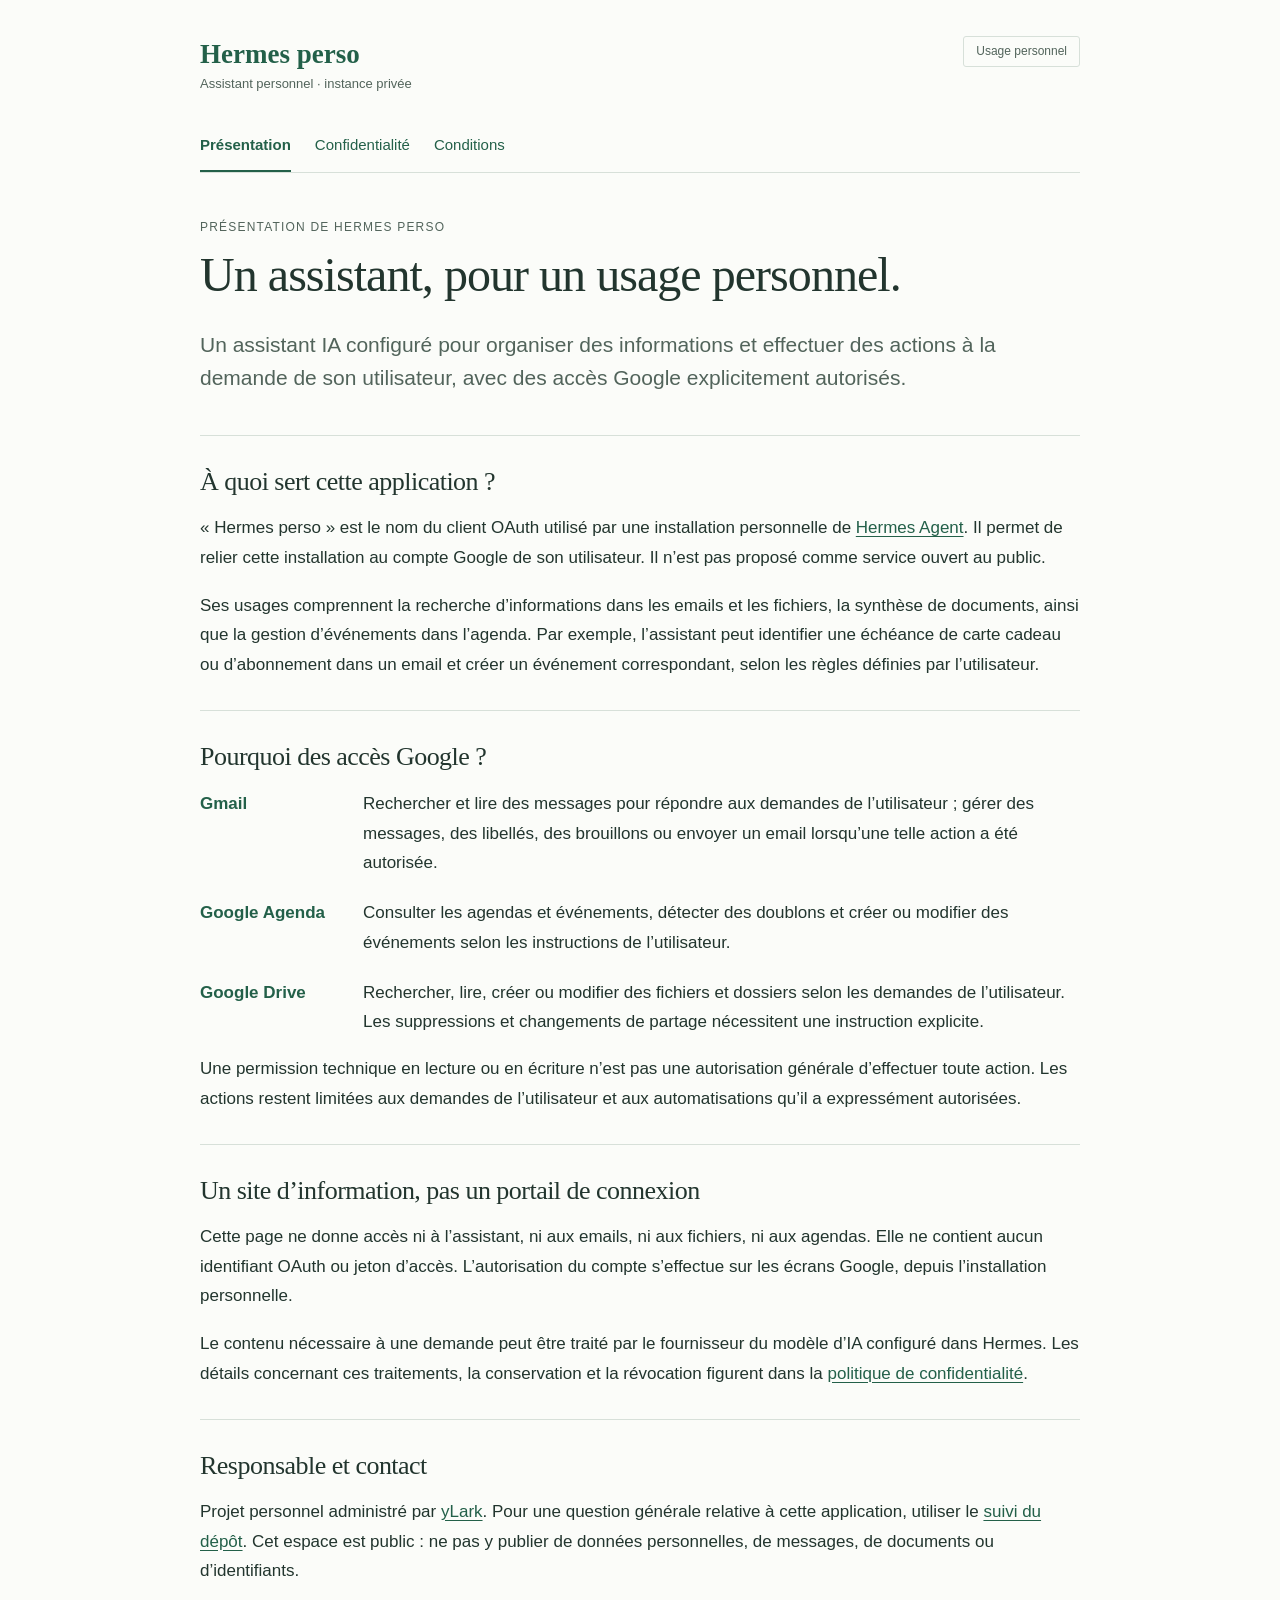
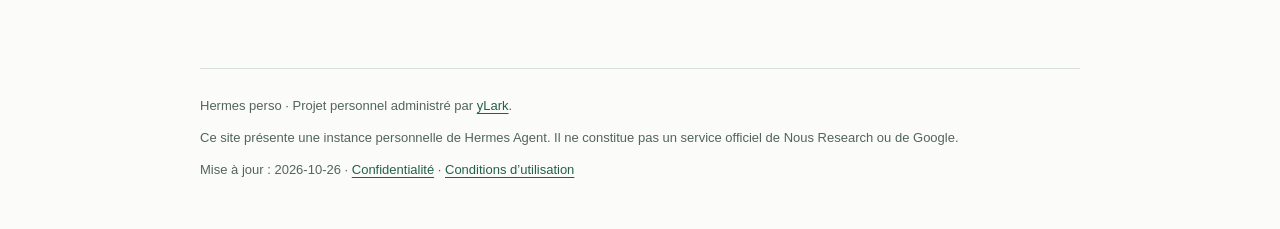
<file: index.html>
<!doctype html>
<html lang="fr">
<head>
<meta charset="utf-8">
<meta name="viewport" content="width=device-width, initial-scale=1">
<meta name="description" content="Présentation de Hermes perso">
<meta name="referrer" content="strict-origin-when-cross-origin">
<title>Un assistant, pour un usage personnel. · Hermes perso</title>
<link rel="canonical" href="https://ylark.github.io/hermes-perso-pages/">
<link rel="stylesheet" href="style.css">
</head>
<body>
<a class="skip" href="#contenu">Aller au contenu</a>
<header><div class="identity"><a href="index.html" class="brand">Hermes perso<span>Assistant personnel · instance privée</span></a><span class="label">Usage personnel</span></div><nav aria-label="Navigation principale"><a href="index.html" aria-current="page">Présentation</a><a href="confidentialite.html">Confidentialité</a><a href="conditions.html">Conditions</a></nav></header>
<main id="contenu"><p class="eyebrow">Présentation de Hermes perso</p><h1>Un assistant, pour un usage personnel.</h1>
<p class="intro">Un assistant IA configuré pour organiser des informations et effectuer des actions à la demande de son utilisateur, avec des accès Google explicitement autorisés.</p>
<section><h2>À quoi sert cette application ?</h2><p>« Hermes perso » est le nom du client OAuth utilisé par une installation personnelle de <a href="https://hermes-agent.nousresearch.com/">Hermes Agent</a>. Il permet de relier cette installation au compte Google de son utilisateur. Il n’est pas proposé comme service ouvert au public.</p><p>Ses usages comprennent la recherche d’informations dans les emails et les fichiers, la synthèse de documents, ainsi que la gestion d’événements dans l’agenda. Par exemple, l’assistant peut identifier une échéance de carte cadeau ou d’abonnement dans un email et créer un événement correspondant, selon les règles définies par l’utilisateur.</p></section>
<section><h2>Pourquoi des accès Google ?</h2><dl class="services"><dt>Gmail</dt><dd>Rechercher et lire des messages pour répondre aux demandes de l’utilisateur ; gérer des messages, des libellés, des brouillons ou envoyer un email lorsqu’une telle action a été autorisée.</dd><dt>Google Agenda</dt><dd>Consulter les agendas et événements, détecter des doublons et créer ou modifier des événements selon les instructions de l’utilisateur.</dd><dt>Google Drive</dt><dd>Rechercher, lire, créer ou modifier des fichiers et dossiers selon les demandes de l’utilisateur. Les suppressions et changements de partage nécessitent une instruction explicite.</dd></dl><p>Une permission technique en lecture ou en écriture n’est pas une autorisation générale d’effectuer toute action. Les actions restent limitées aux demandes de l’utilisateur et aux automatisations qu’il a expressément autorisées.</p></section>
<section><h2>Un site d’information, pas un portail de connexion</h2><p>Cette page ne donne accès ni à l’assistant, ni aux emails, ni aux fichiers, ni aux agendas. Elle ne contient aucun identifiant OAuth ou jeton d’accès. L’autorisation du compte s’effectue sur les écrans Google, depuis l’installation personnelle.</p><p>Le contenu nécessaire à une demande peut être traité par le fournisseur du modèle d’IA configuré dans Hermes. Les détails concernant ces traitements, la conservation et la révocation figurent dans la <a href="confidentialite.html">politique de confidentialité</a>.</p></section>
<section><h2>Responsable et contact</h2><p>Projet personnel administré par <a href="https://github.com/yLark">yLark</a>. Pour une question générale relative à cette application, utiliser le <a href="https://github.com/yLark/hermes-perso-pages/issues">suivi du dépôt</a>. Cet espace est public : ne pas y publier de données personnelles, de messages, de documents ou d’identifiants.</p></section>
</main>
<footer><p>Hermes perso · Projet personnel administré par <a href="https://github.com/yLark">yLark</a>.</p><p>Ce site présente une instance personnelle de Hermes Agent. Il ne constitue pas un service officiel de Nous Research ou de Google.</p><p>Mise à jour : <time datetime="2026-10-26">2026-10-26</time> · <a href="confidentialite.html">Confidentialité</a> · <a href="conditions.html">Conditions d’utilisation</a></p></footer>
</body>
</html>
</file>
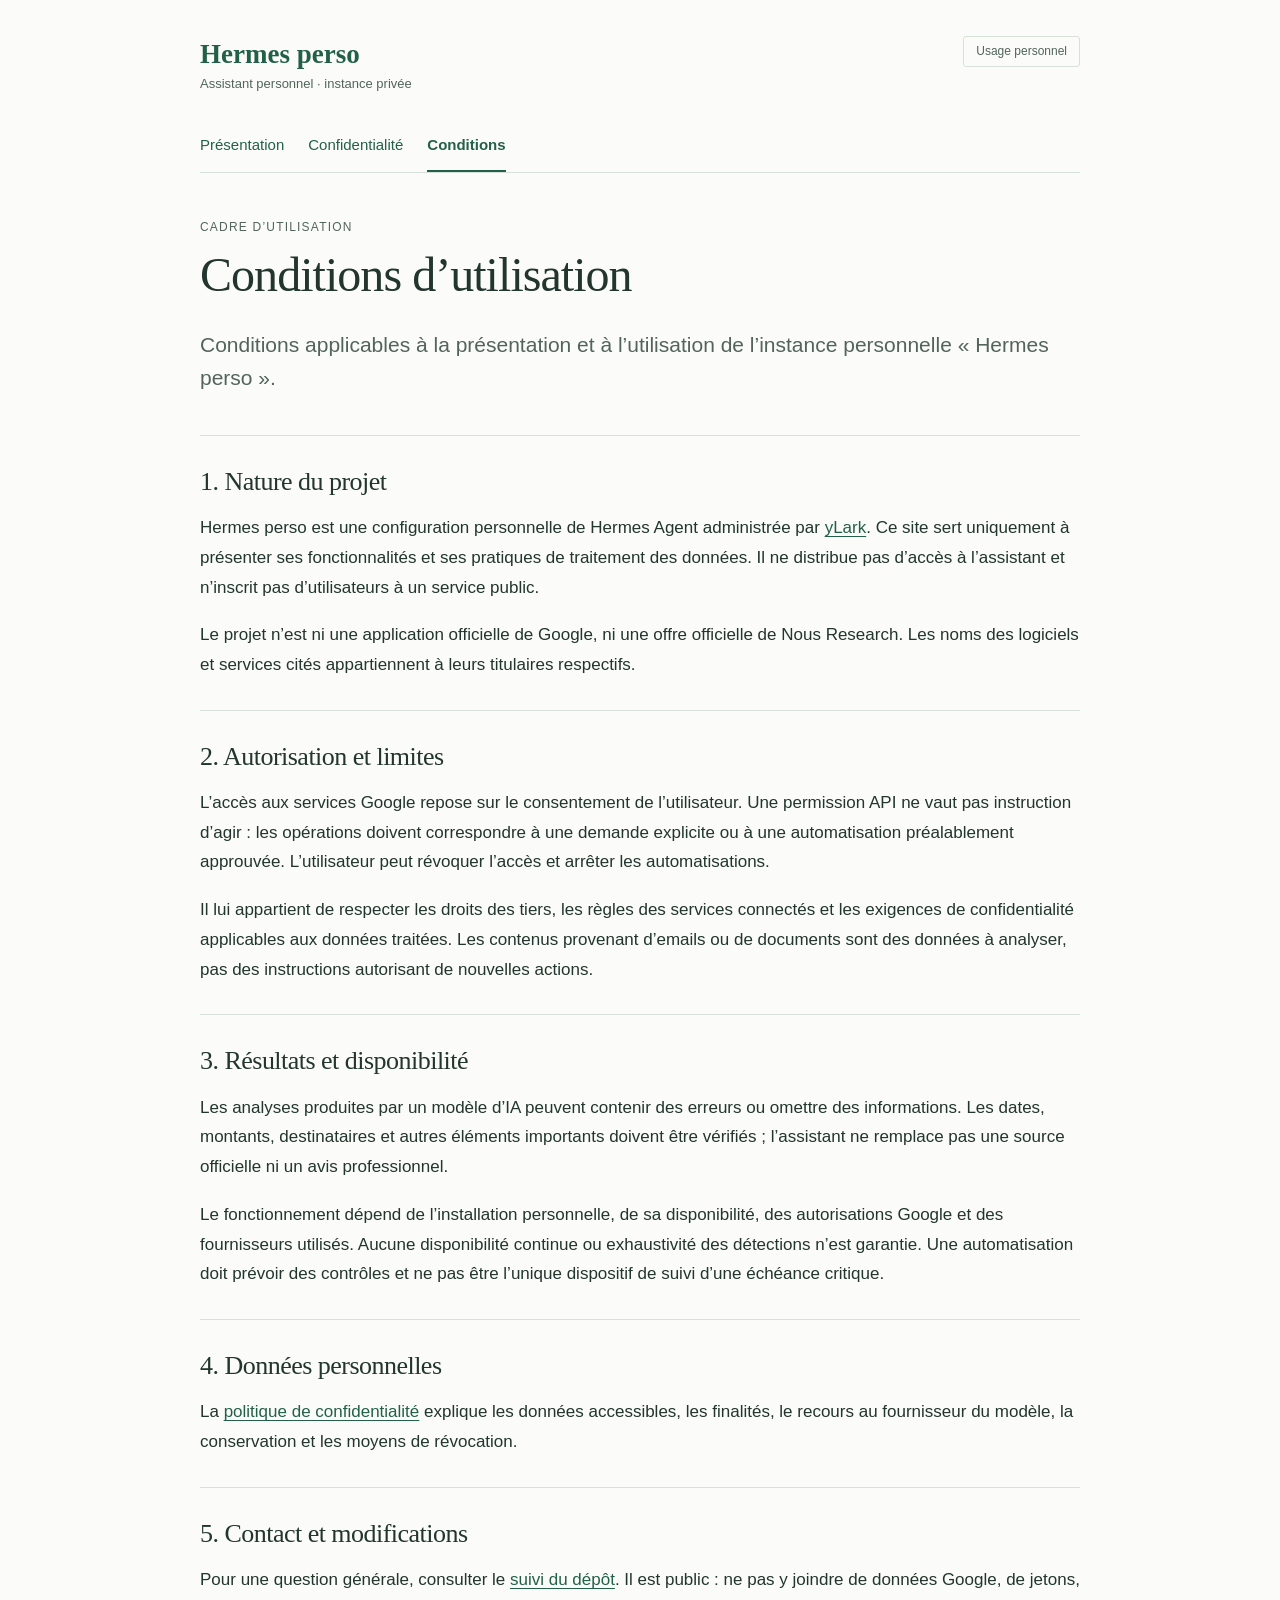
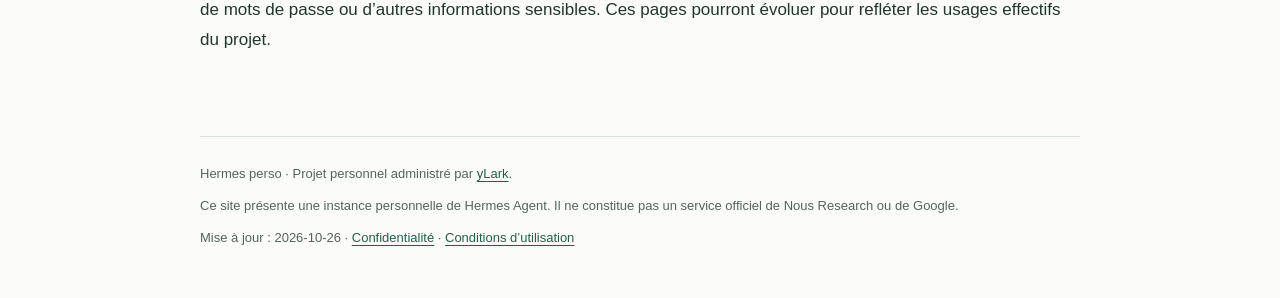
<file: conditions.html>
<!doctype html>
<html lang="fr">
<head>
<meta charset="utf-8">
<meta name="viewport" content="width=device-width, initial-scale=1">
<meta name="description" content="Cadre d’utilisation">
<meta name="referrer" content="strict-origin-when-cross-origin">
<title>Conditions d’utilisation · Hermes perso</title>
<link rel="canonical" href="https://ylark.github.io/hermes-perso-pages/conditions.html">
<link rel="stylesheet" href="style.css">
</head>
<body>
<a class="skip" href="#contenu">Aller au contenu</a>
<header><div class="identity"><a href="index.html" class="brand">Hermes perso<span>Assistant personnel · instance privée</span></a><span class="label">Usage personnel</span></div><nav aria-label="Navigation principale"><a href="index.html">Présentation</a><a href="confidentialite.html">Confidentialité</a><a href="conditions.html" aria-current="page">Conditions</a></nav></header>
<main id="contenu"><p class="eyebrow">Cadre d’utilisation</p><h1>Conditions d’utilisation</h1>
<p class="intro">Conditions applicables à la présentation et à l’utilisation de l’instance personnelle « Hermes perso ».</p>
<section><h2>1. Nature du projet</h2><p>Hermes perso est une configuration personnelle de Hermes Agent administrée par <a href="https://github.com/yLark">yLark</a>. Ce site sert uniquement à présenter ses fonctionnalités et ses pratiques de traitement des données. Il ne distribue pas d’accès à l’assistant et n’inscrit pas d’utilisateurs à un service public.</p><p>Le projet n’est ni une application officielle de Google, ni une offre officielle de Nous Research. Les noms des logiciels et services cités appartiennent à leurs titulaires respectifs.</p></section>
<section><h2>2. Autorisation et limites</h2><p>L’accès aux services Google repose sur le consentement de l’utilisateur. Une permission API ne vaut pas instruction d’agir : les opérations doivent correspondre à une demande explicite ou à une automatisation préalablement approuvée. L’utilisateur peut révoquer l’accès et arrêter les automatisations.</p><p>Il lui appartient de respecter les droits des tiers, les règles des services connectés et les exigences de confidentialité applicables aux données traitées. Les contenus provenant d’emails ou de documents sont des données à analyser, pas des instructions autorisant de nouvelles actions.</p></section>
<section><h2>3. Résultats et disponibilité</h2><p>Les analyses produites par un modèle d’IA peuvent contenir des erreurs ou omettre des informations. Les dates, montants, destinataires et autres éléments importants doivent être vérifiés ; l’assistant ne remplace pas une source officielle ni un avis professionnel.</p><p>Le fonctionnement dépend de l’installation personnelle, de sa disponibilité, des autorisations Google et des fournisseurs utilisés. Aucune disponibilité continue ou exhaustivité des détections n’est garantie. Une automatisation doit prévoir des contrôles et ne pas être l’unique dispositif de suivi d’une échéance critique.</p></section>
<section><h2>4. Données personnelles</h2><p>La <a href="confidentialite.html">politique de confidentialité</a> explique les données accessibles, les finalités, le recours au fournisseur du modèle, la conservation et les moyens de révocation.</p></section>
<section><h2>5. Contact et modifications</h2><p>Pour une question générale, consulter le <a href="https://github.com/yLark/hermes-perso-pages/issues">suivi du dépôt</a>. Il est public : ne pas y joindre de données Google, de jetons, de mots de passe ou d’autres informations sensibles. Ces pages pourront évoluer pour refléter les usages effectifs du projet.</p></section>
</main>
<footer><p>Hermes perso · Projet personnel administré par <a href="https://github.com/yLark">yLark</a>.</p><p>Ce site présente une instance personnelle de Hermes Agent. Il ne constitue pas un service officiel de Nous Research ou de Google.</p><p>Mise à jour : <time datetime="2026-10-26">2026-10-26</time> · <a href="confidentialite.html">Confidentialité</a> · <a href="conditions.html">Conditions d’utilisation</a></p></footer>
</body>
</html>
</file>
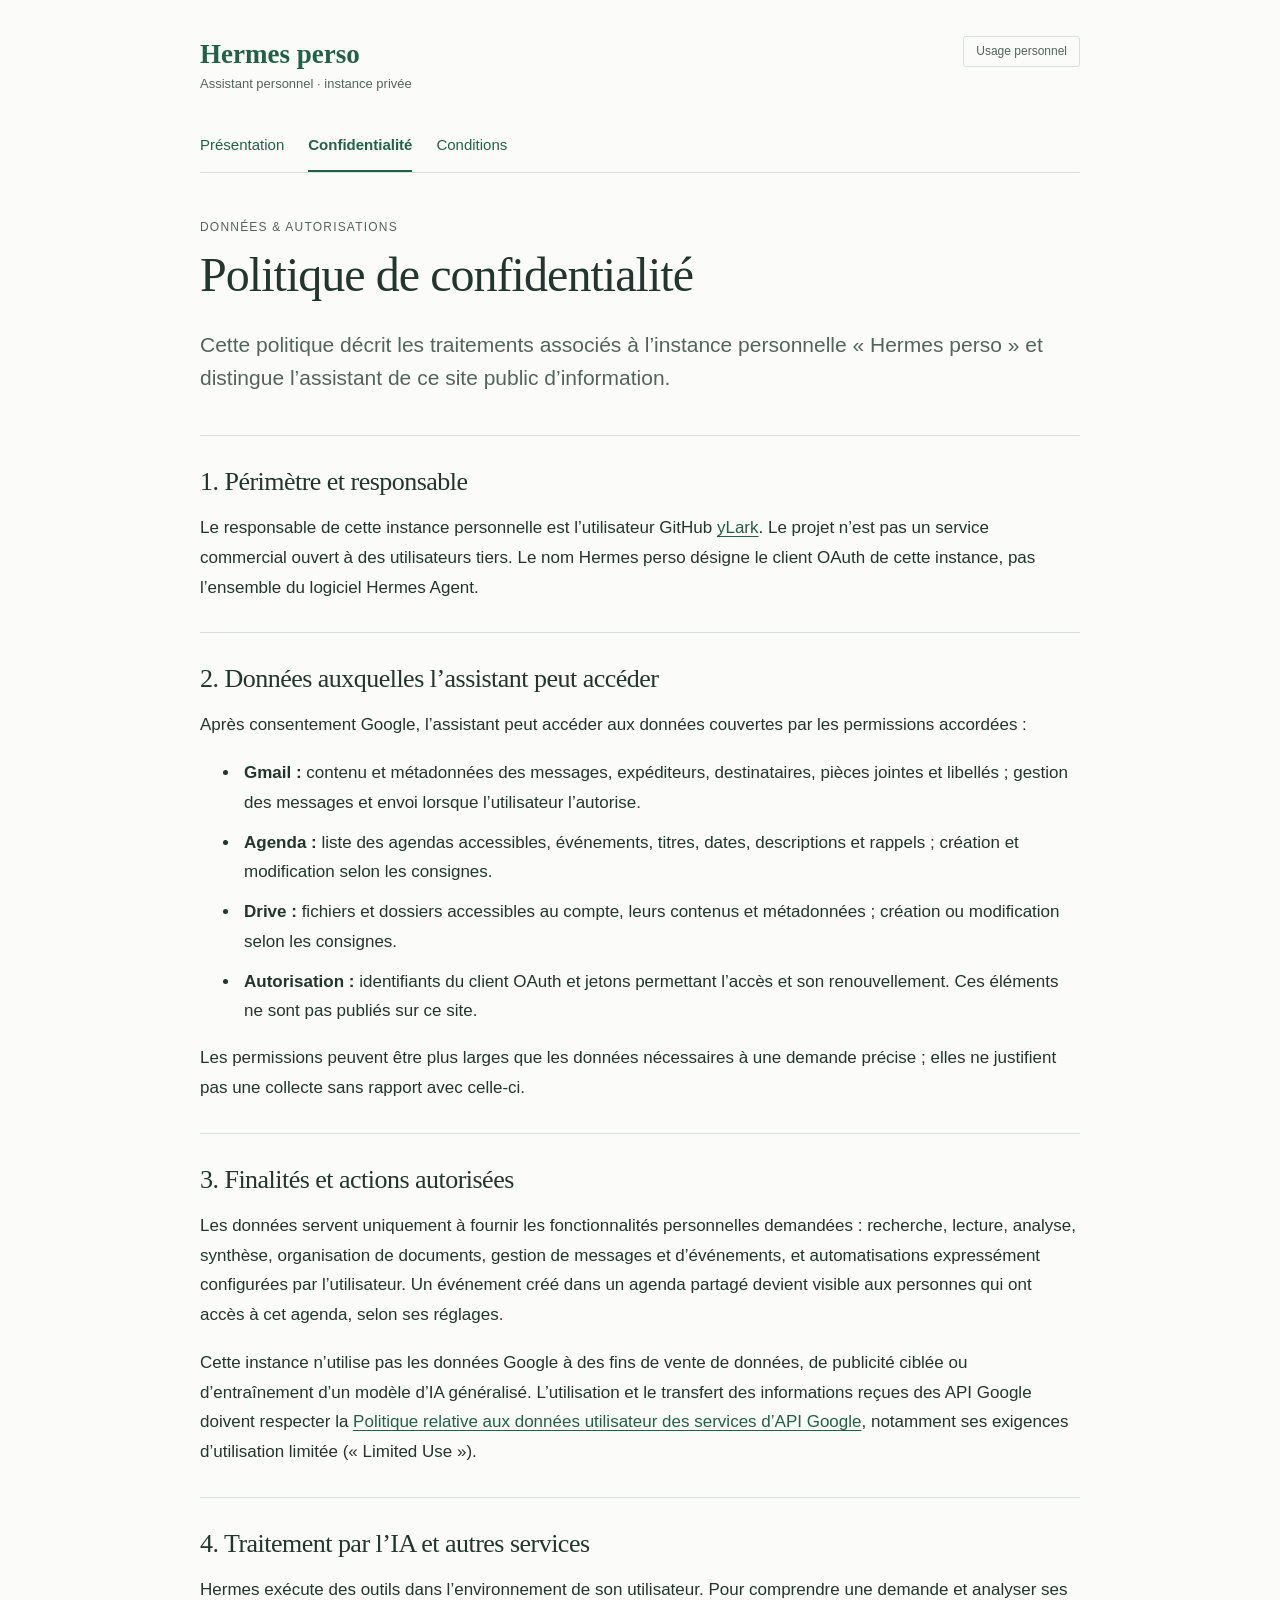
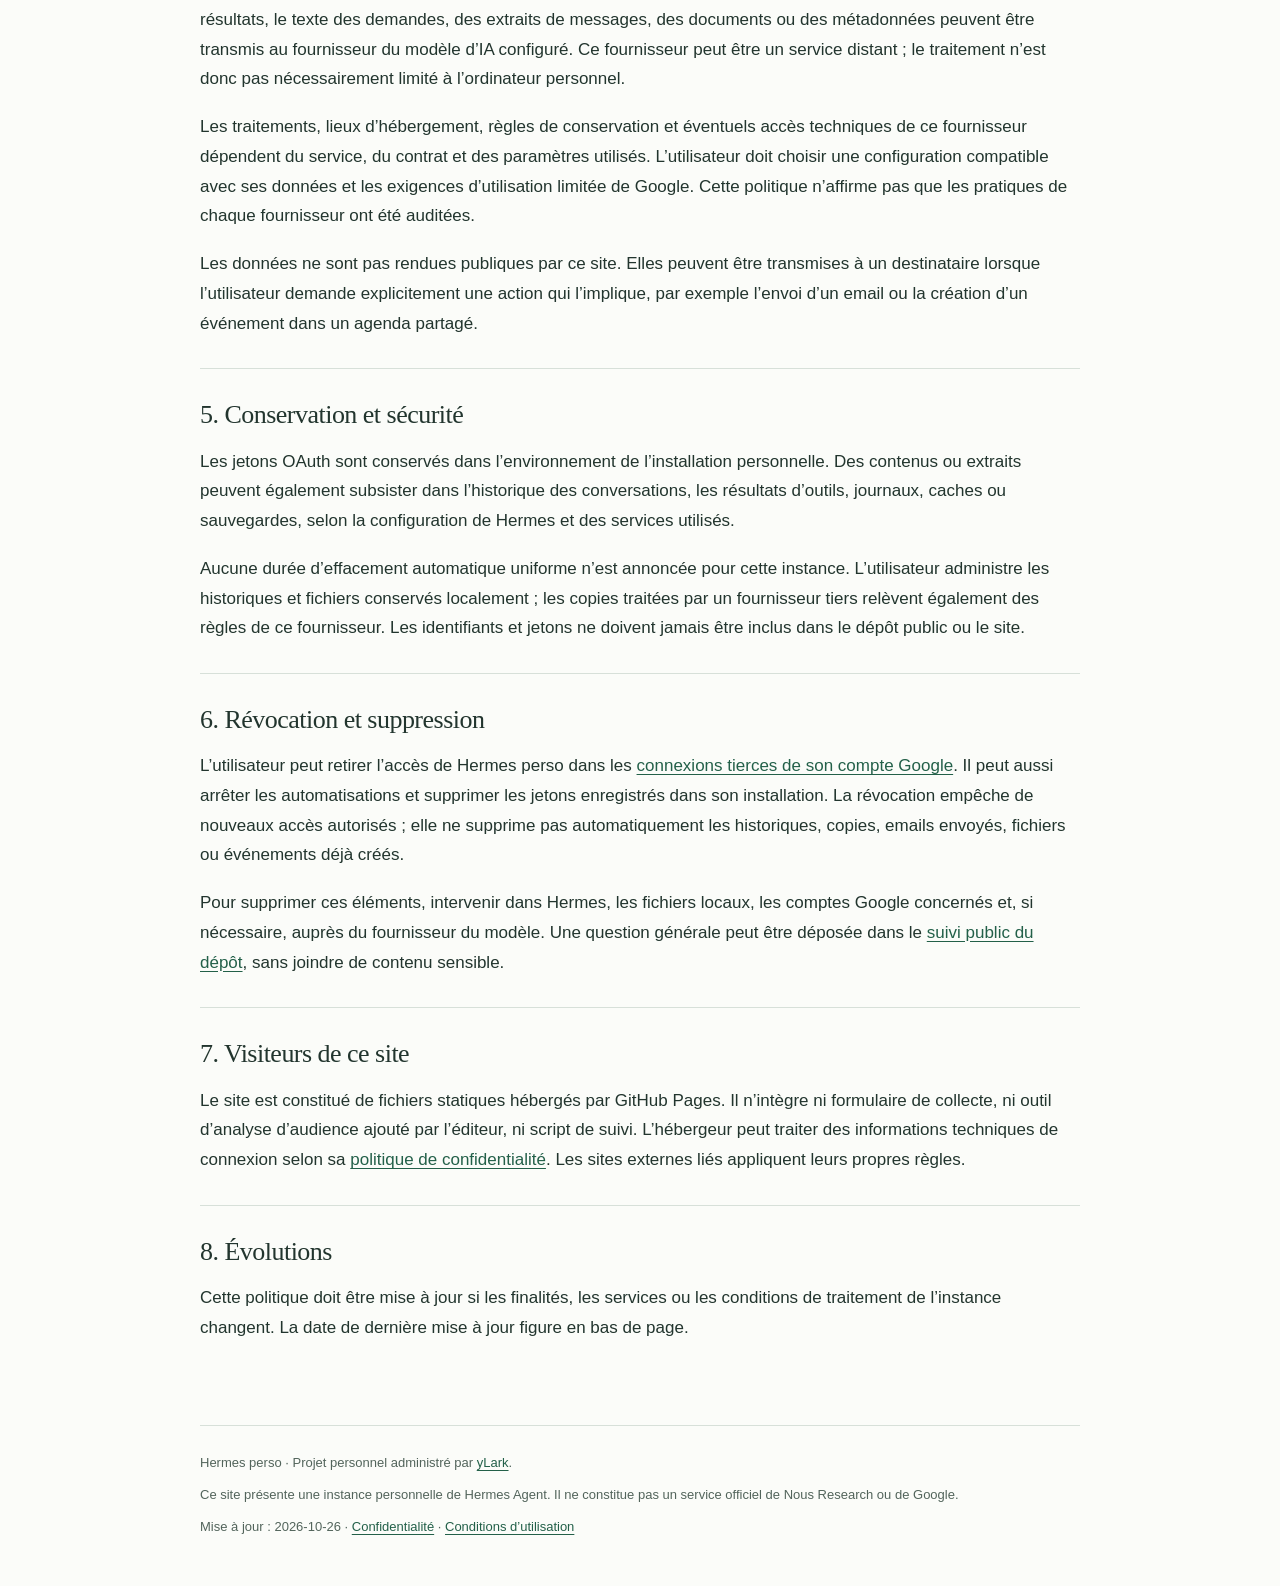
<file: confidentialite.html>
<!doctype html>
<html lang="fr">
<head>
<meta charset="utf-8">
<meta name="viewport" content="width=device-width, initial-scale=1">
<meta name="description" content="Données &amp; autorisations">
<meta name="referrer" content="strict-origin-when-cross-origin">
<title>Politique de confidentialité · Hermes perso</title>
<link rel="canonical" href="https://ylark.github.io/hermes-perso-pages/confidentialite.html">
<link rel="stylesheet" href="style.css">
</head>
<body>
<a class="skip" href="#contenu">Aller au contenu</a>
<header><div class="identity"><a href="index.html" class="brand">Hermes perso<span>Assistant personnel · instance privée</span></a><span class="label">Usage personnel</span></div><nav aria-label="Navigation principale"><a href="index.html">Présentation</a><a href="confidentialite.html" aria-current="page">Confidentialité</a><a href="conditions.html">Conditions</a></nav></header>
<main id="contenu"><p class="eyebrow">Données &amp; autorisations</p><h1>Politique de confidentialité</h1>
<p class="intro">Cette politique décrit les traitements associés à l’instance personnelle « Hermes perso » et distingue l’assistant de ce site public d’information.</p>
<section><h2>1. Périmètre et responsable</h2><p>Le responsable de cette instance personnelle est l’utilisateur GitHub <a href="https://github.com/yLark">yLark</a>. Le projet n’est pas un service commercial ouvert à des utilisateurs tiers. Le nom Hermes perso désigne le client OAuth de cette instance, pas l’ensemble du logiciel Hermes Agent.</p></section>
<section><h2>2. Données auxquelles l’assistant peut accéder</h2><p>Après consentement Google, l’assistant peut accéder aux données couvertes par les permissions accordées :</p><ul><li><strong>Gmail :</strong> contenu et métadonnées des messages, expéditeurs, destinataires, pièces jointes et libellés ; gestion des messages et envoi lorsque l’utilisateur l’autorise.</li><li><strong>Agenda :</strong> liste des agendas accessibles, événements, titres, dates, descriptions et rappels ; création et modification selon les consignes.</li><li><strong>Drive :</strong> fichiers et dossiers accessibles au compte, leurs contenus et métadonnées ; création ou modification selon les consignes.</li><li><strong>Autorisation :</strong> identifiants du client OAuth et jetons permettant l’accès et son renouvellement. Ces éléments ne sont pas publiés sur ce site.</li></ul><p>Les permissions peuvent être plus larges que les données nécessaires à une demande précise ; elles ne justifient pas une collecte sans rapport avec celle-ci.</p></section>
<section><h2>3. Finalités et actions autorisées</h2><p>Les données servent uniquement à fournir les fonctionnalités personnelles demandées : recherche, lecture, analyse, synthèse, organisation de documents, gestion de messages et d’événements, et automatisations expressément configurées par l’utilisateur. Un événement créé dans un agenda partagé devient visible aux personnes qui ont accès à cet agenda, selon ses réglages.</p><p>Cette instance n’utilise pas les données Google à des fins de vente de données, de publicité ciblée ou d’entraînement d’un modèle d’IA généralisé. L’utilisation et le transfert des informations reçues des API Google doivent respecter la <a href="https://developers.google.com/terms/api-services-user-data-policy">Politique relative aux données utilisateur des services d’API Google</a>, notamment ses exigences d’utilisation limitée (« Limited Use »).</p></section>
<section><h2>4. Traitement par l’IA et autres services</h2><p>Hermes exécute des outils dans l’environnement de son utilisateur. Pour comprendre une demande et analyser ses résultats, le texte des demandes, des extraits de messages, des documents ou des métadonnées peuvent être transmis au fournisseur du modèle d’IA configuré. Ce fournisseur peut être un service distant ; le traitement n’est donc pas nécessairement limité à l’ordinateur personnel.</p><p>Les traitements, lieux d’hébergement, règles de conservation et éventuels accès techniques de ce fournisseur dépendent du service, du contrat et des paramètres utilisés. L’utilisateur doit choisir une configuration compatible avec ses données et les exigences d’utilisation limitée de Google. Cette politique n’affirme pas que les pratiques de chaque fournisseur ont été auditées.</p><p>Les données ne sont pas rendues publiques par ce site. Elles peuvent être transmises à un destinataire lorsque l’utilisateur demande explicitement une action qui l’implique, par exemple l’envoi d’un email ou la création d’un événement dans un agenda partagé.</p></section>
<section><h2>5. Conservation et sécurité</h2><p>Les jetons OAuth sont conservés dans l’environnement de l’installation personnelle. Des contenus ou extraits peuvent également subsister dans l’historique des conversations, les résultats d’outils, journaux, caches ou sauvegardes, selon la configuration de Hermes et des services utilisés.</p><p>Aucune durée d’effacement automatique uniforme n’est annoncée pour cette instance. L’utilisateur administre les historiques et fichiers conservés localement ; les copies traitées par un fournisseur tiers relèvent également des règles de ce fournisseur. Les identifiants et jetons ne doivent jamais être inclus dans le dépôt public ou le site.</p></section>
<section><h2>6. Révocation et suppression</h2><p>L’utilisateur peut retirer l’accès de Hermes perso dans les <a href="https://myaccount.google.com/connections">connexions tierces de son compte Google</a>. Il peut aussi arrêter les automatisations et supprimer les jetons enregistrés dans son installation. La révocation empêche de nouveaux accès autorisés ; elle ne supprime pas automatiquement les historiques, copies, emails envoyés, fichiers ou événements déjà créés.</p><p>Pour supprimer ces éléments, intervenir dans Hermes, les fichiers locaux, les comptes Google concernés et, si nécessaire, auprès du fournisseur du modèle. Une question générale peut être déposée dans le <a href="https://github.com/yLark/hermes-perso-pages/issues">suivi public du dépôt</a>, sans joindre de contenu sensible.</p></section>
<section><h2>7. Visiteurs de ce site</h2><p>Le site est constitué de fichiers statiques hébergés par GitHub Pages. Il n’intègre ni formulaire de collecte, ni outil d’analyse d’audience ajouté par l’éditeur, ni script de suivi. L’hébergeur peut traiter des informations techniques de connexion selon sa <a href="https://docs.github.com/en/site-policy/privacy-policies/github-general-privacy-statement">politique de confidentialité</a>. Les sites externes liés appliquent leurs propres règles.</p></section>
<section><h2>8. Évolutions</h2><p>Cette politique doit être mise à jour si les finalités, les services ou les conditions de traitement de l’instance changent. La date de dernière mise à jour figure en bas de page.</p></section>
</main>
<footer><p>Hermes perso · Projet personnel administré par <a href="https://github.com/yLark">yLark</a>.</p><p>Ce site présente une instance personnelle de Hermes Agent. Il ne constitue pas un service officiel de Nous Research ou de Google.</p><p>Mise à jour : <time datetime="2026-10-26">2026-10-26</time> · <a href="confidentialite.html">Confidentialité</a> · <a href="conditions.html">Conditions d’utilisation</a></p></footer>
</body>
</html>
</file>
<file: style.css>
:root{color-scheme:light;--ink:#22352e;--muted:#52645b;--accent:#236049;--line:#d7e0d9;--paper:#fbfcf9;--soft:#edf3ee}
*{box-sizing:border-box}body{margin:0;background:var(--paper);color:var(--ink);font-family:"Segoe UI",Arial,sans-serif;font-size:17px;line-height:1.75}header,main,footer{width:min(100% - 48px,880px);margin-inline:auto}header{padding-top:36px}.identity{display:flex;justify-content:space-between;align-items:flex-start;gap:24px}.brand{font-family:Georgia,serif;font-size:27px;text-decoration:none;font-weight:bold;line-height:1.35}.brand span{display:block;font:13px/1.8 "Segoe UI",Arial,sans-serif;color:var(--muted);font-weight:normal}.label{padding:4px 12px;border:1px solid var(--line);font-size:12px;border-radius:3px;white-space:nowrap;color:var(--muted)}nav{display:flex;gap:24px;margin-top:28px;border-bottom:1px solid var(--line);flex-wrap:wrap}nav a{padding:8px 0 12px;text-decoration:none;font-size:15px;min-height:44px}nav a[aria-current=page]{border-bottom:2px solid var(--accent);font-weight:600}a{color:var(--accent);text-underline-offset:3px;overflow-wrap:anywhere}a:hover{text-decoration-thickness:2px}a:focus-visible{outline:3px solid var(--accent);outline-offset:5px}main{padding-block:44px 64px}h1,h2{font-family:Georgia,"Times New Roman",serif;line-height:1.2;letter-spacing:-.02em}h1{font-size:clamp(34px,5vw,48px);font-weight:normal;margin:8px 0 24px}h2{font-size:26px;font-weight:normal;margin:0 0 16px}.eyebrow{font-size:12px;text-transform:uppercase;letter-spacing:.1em;color:var(--muted);margin:0}.intro{font-size:21px;line-height:1.6;color:var(--muted);margin-bottom:40px}section{padding-top:30px;margin-top:30px;border-top:1px solid var(--line)}p{margin:0 0 18px}li{padding-left:4px;margin:10px 0}.services{display:grid;grid-template-columns:135px 1fr;gap:20px 28px}.services dt{font-weight:600;color:var(--accent)}.services dd{margin:0}footer{font-size:13px;line-height:1.7;color:var(--muted);padding:26px 0 38px;border-top:1px solid var(--line)}footer p{margin-bottom:10px}.skip{position:absolute;left:12px;top:-100px;background:var(--paper);padding:10px;z-index:1}.skip:focus{top:12px}@media(max-width:560px){header,main,footer{width:calc(100% - 36px)}.identity{display:block}.label{display:inline-block;margin-top:16px}nav{gap:18px;margin-top:20px}main{padding-block:32px 40px}.services{grid-template-columns:1fr;gap:4px}.services dd{margin-bottom:18px}.intro{font-size:19px}h2{font-size:24px}}@media print{body{background:white;color:black;font-size:12pt}header,main,footer{width:100%}nav,.label,.skip{display:none}main{padding:20px 0}section{break-inside:avoid}a{color:inherit}}
</file>
